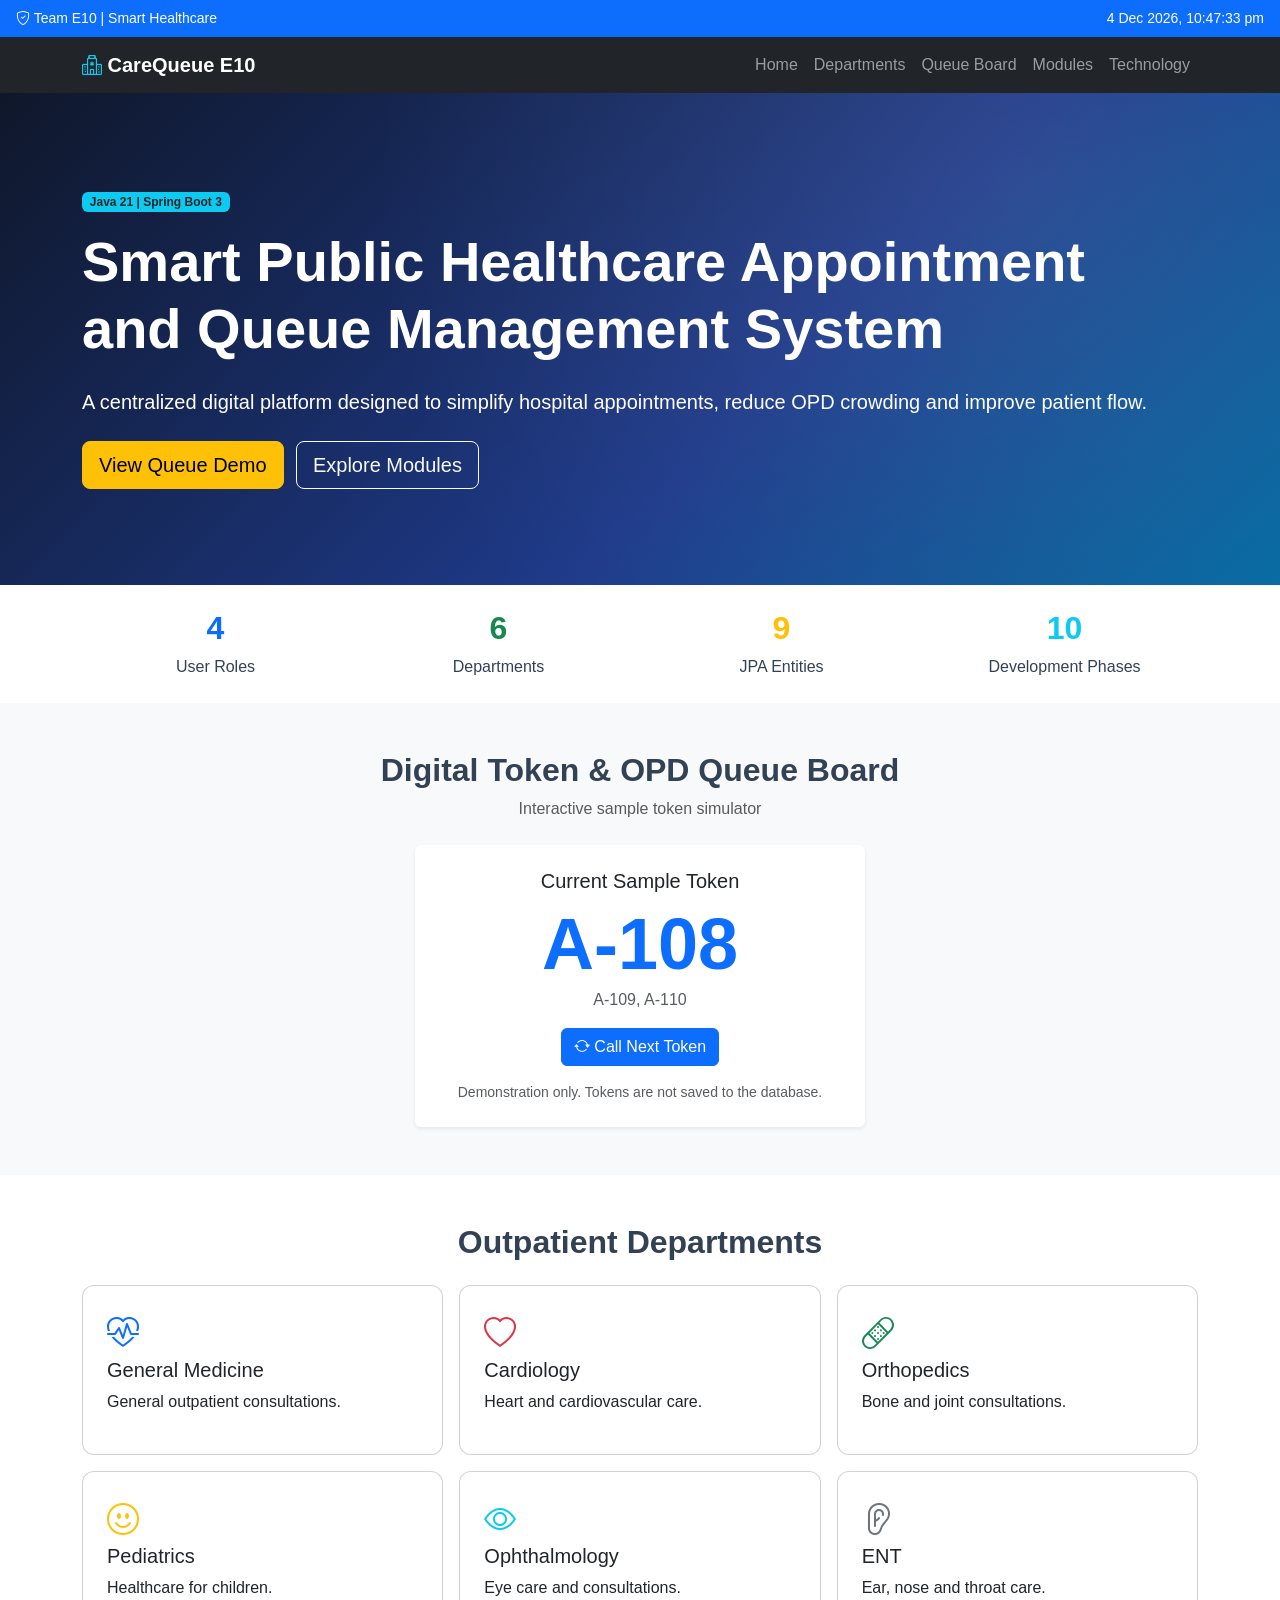
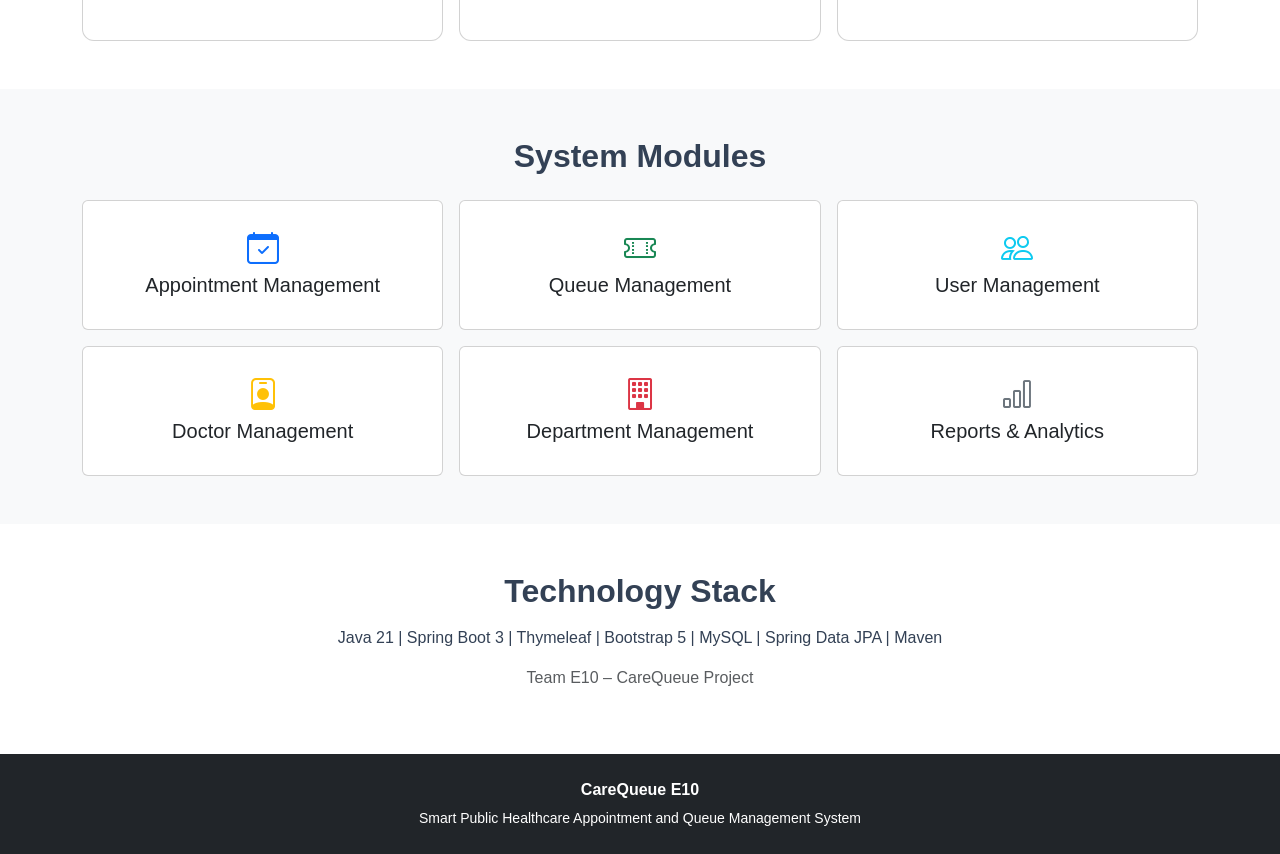
<file: netlify-landing/index.html>
<!DOCTYPE html>
<html lang="en">
<head>
  <meta charset="UTF-8">
  <meta name="viewport" content="width=device-width, initial-scale=1">
  <title>CareQueue E10 | Healthcare Portal</title>

  <link href="https://cdn.jsdelivr.net/npm/bootstrap@5.3.3/dist/css/bootstrap.min.css" rel="stylesheet">
  <link href="https://cdn.jsdelivr.net/npm/bootstrap-icons@1.11.3/font/bootstrap-icons.min.css" rel="stylesheet">
  <link rel="stylesheet" href="css/style.css">
</head>

<body class="bg-light">

  <div class="bg-primary text-white py-2 px-3 small d-flex justify-content-between">
    <span><i class="bi bi-shield-check"></i> Team E10 | Smart Healthcare</span>
    <span id="liveClock">Loading time...</span>
  </div>

  <nav class="navbar navbar-expand-lg navbar-dark bg-dark sticky-top">
    <div class="container">
      <a class="navbar-brand fw-bold" href="#home">
        <i class="bi bi-hospital text-info"></i> CareQueue E10
      </a>
      <button class="navbar-toggler" data-bs-toggle="collapse" data-bs-target="#nav">
        <span class="navbar-toggler-icon"></span>
      </button>
      <div class="collapse navbar-collapse" id="nav">
        <div class="navbar-nav ms-auto">
          <a class="nav-link" href="#home">Home</a>
          <a class="nav-link" href="#departments">Departments</a>
          <a class="nav-link" href="#queue-board">Queue Board</a>
          <a class="nav-link" href="#modules">Modules</a>
          <a class="nav-link" href="#architecture">Technology</a>
        </div>
      </div>
    </div>
  </nav>

  <header id="home" class="hero-section text-white py-5">
    <div class="container py-5">
      <span class="badge bg-info text-dark mb-3">Java 21 | Spring Boot 3</span>
      <h1 class="display-4 fw-bold">
        Smart Public Healthcare Appointment and Queue Management System
      </h1>
      <p class="lead my-4">
        A centralized digital platform designed to simplify hospital
        appointments, reduce OPD crowding and improve patient flow.
      </p>
      <a href="#queue-board" class="btn btn-warning btn-lg me-2">
        View Queue Demo
      </a>
      <a href="#modules" class="btn btn-outline-light btn-lg">
        Explore Modules
      </a>
    </div>
  </header>

  <section class="bg-white py-4">
    <div class="container">
      <div class="row text-center g-3">
        <div class="col-6 col-md-3">
          <h2 class="fw-bold text-primary">4</h2>
          User Roles
        </div>
        <div class="col-6 col-md-3">
          <h2 class="fw-bold text-success">6</h2>
          Departments
        </div>
        <div class="col-6 col-md-3">
          <h2 class="fw-bold text-warning">9</h2>
          JPA Entities
        </div>
        <div class="col-6 col-md-3">
          <h2 class="fw-bold text-info">10</h2>
          Development Phases
        </div>
      </div>
    </div>
  </section>

  <section id="queue-board" class="py-5">
    <div class="container text-center">
      <h2 class="fw-bold">Digital Token & OPD Queue Board</h2>
      <p class="text-muted">Interactive sample token simulator</p>

      <div class="card shadow-sm border-0 mx-auto mt-4" style="max-width:450px">
        <div class="card-body p-4">
          <h5>Current Sample Token</h5>
          <div class="display-2 fw-bold text-primary" id="currentTokenDisplay">
            A-108
          </div>
          <p id="nextTokenDisplay" class="text-muted">A-109, A-110</p>
          <button id="btnSimulateToken" class="btn btn-primary">
            <i class="bi bi-arrow-repeat"></i> Call Next Token
          </button>
          <p id="simAlert" class="text-success mt-3" style="display:none"></p>
          <small class="text-muted d-block mt-3">
            Demonstration only. Tokens are not saved to the database.
          </small>
        </div>
      </div>
    </div>
  </section>

  <section id="departments" class="bg-white py-5">
    <div class="container">
      <h2 class="text-center fw-bold mb-4">Outpatient Departments</h2>
      <div class="row g-3">
        <div class="col-md-4" >
          <div class="card p-4 h-100 department-card">
            <i class="bi bi-heart-pulse fs-2 text-primary"></i>
            <h5>General Medicine</h5>
            <p>General outpatient consultations.</p>
          </div>
        </div>
        <div class="col-md-4">
          <div class="card p-4 h-100 department-card">
            <i class="bi bi-heart fs-2 text-danger"></i>
            <h5>Cardiology</h5>
            <p>Heart and cardiovascular care.</p>
          </div>
        </div>
        <div class="col-md-4">
          <div class="card p-4 h-100 department-card">
            <i class="bi bi-bandaid fs-2 text-success"></i>
            <h5>Orthopedics</h5>
            <p>Bone and joint consultations.</p>
          </div>
        </div>
        <div class="col-md-4">
          <div class="card p-4 h-100 department-card">
            <i class="bi bi-emoji-smile fs-2 text-warning"></i>
            <h5>Pediatrics</h5>
            <p>Healthcare for children.</p>
          </div>
        </div>
        <div class="col-md-4">
          <div class="card p-4 h-100 department-card">
            <i class="bi bi-eye fs-2 text-info"></i>
            <h5>Ophthalmology</h5>
            <p>Eye care and consultations.</p>
          </div>
        </div>
        <div class="col-md-4">
          <div class="card p-4 h-100 department-card">
            <i class="bi bi-ear fs-2 text-secondary"></i>
            <h5>ENT</h5>
            <p>Ear, nose and throat care.</p>
          </div>
        </div>
      </div>
    </div>
  </section>

  <section id="modules" class="py-5">
    <div class="container text-center">
      <h2 class="fw-bold mb-4">System Modules</h2>
      <div class="row g-3">
        <div class="col-md-4"><div class="card p-4 h-100"><i class="bi bi-calendar-check fs-2 text-primary"></i><h5>Appointment Management</h5></div></div>
        <div class="col-md-4"><div class="card p-4 h-100"><i class="bi bi-ticket-perforated fs-2 text-success"></i><h5>Queue Management</h5></div></div>
        <div class="col-md-4"><div class="card p-4 h-100"><i class="bi bi-people fs-2 text-info"></i><h5>User Management</h5></div></div>
        <div class="col-md-4"><div class="card p-4 h-100"><i class="bi bi-person-badge fs-2 text-warning"></i><h5>Doctor Management</h5></div></div>
        <div class="col-md-4"><div class="card p-4 h-100"><i class="bi bi-building fs-2 text-danger"></i><h5>Department Management</h5></div></div>
        <div class="col-md-4"><div class="card p-4 h-100"><i class="bi bi-bar-chart fs-2 text-secondary"></i><h5>Reports & Analytics</h5></div></div>
      </div>
    </div>
  </section>

  <section id="architecture" class="bg-white py-5">
    <div class="container text-center">
      <h2 class="fw-bold">Technology Stack</h2>
      <p class="mt-3">
        Java 21 | Spring Boot 3 | Thymeleaf | Bootstrap 5 |
        MySQL | Spring Data JPA | Maven
      </p>
      <p class="text-muted">Team E10 – CareQueue Project</p>
    </div>
  </section>

  <footer class="bg-dark text-white text-center py-4">
    <p class="mb-1 fw-bold">CareQueue E10</p>
    <small>Smart Public Healthcare Appointment and Queue Management System</small>
  </footer>

  <script src="https://cdn.jsdelivr.net/npm/bootstrap@5.3.3/dist/js/bootstrap.bundle.min.js"></script>
  <script src="js/app.js"></script>
</body>
</html>
</file>
<file: netlify-landing/css/style.css>
:root {
    --primary-color: #0d6efd;
    --primary-dark: #0a58ca;
    --secondary-color: #198754;
    --accent-teal: #0dcaf0;
    --healthcare-navy: #0f172a;
    --healthcare-blue: #1e3a8a;
    --card-hover-y: -4px;
}

body {
    font-family: -apple-system, BlinkMacSystemFont, "Segoe UI",
        Roboto, Arial, sans-serif;
    color: #334155;
    background-color: #f8fafc;
}

.hero-section {
    background: linear-gradient(
        135deg, #0f172a 0%, #1e3a8a 60%, #0369a1 100%
    );
    position: relative;
    overflow: hidden;
}

.hero-section::after {
    content: '';
    position: absolute;
    inset: 0;
    background: radial-gradient(
        circle at 80% 20%,
        rgba(255,255,255,0.08) 0%, transparent 60%
    );
    pointer-events: none;
}

.department-card,
.module-card,
.queue-card {
    transition: transform 0.25s ease, box-shadow 0.25s ease;
    border-radius: 12px;
}

.department-card:hover,
.module-card:hover,
.queue-card:hover {
    transform: translateY(var(--card-hover-y));
    box-shadow: 0 10px 25px rgba(0,0,0,0.08) !important;
}

.animate-pulse {
    animation: pulseGlow 2s infinite;
}

@keyframes pulseGlow {
    0%, 100% {
        box-shadow: 0 0 0 0 rgba(13,110,253,0.6);
    }
    70% {
        box-shadow: 0 0 0 8px rgba(13,110,253,0);
    }
}

.timeline {
    position: relative;
    padding-left: 10px;
}

.timeline-item {
    padding: 8px 12px;
    border-left: 3px solid #cbd5e1;
    margin-left: 8px;
    font-size: 0.92rem;
    transition: all 0.2s ease;
}

.timeline-item.active {
    border-left-color: #198754;
    background-color: #f0fdf4;
    border-radius: 0 8px 8px 0;
}

.icon-box {
    display: inline-flex;
    align-items: center;
    justify-content: center;
    width: 52px;
    height: 52px;
}

.hover-white:hover {
    color: #fff !important;
    text-decoration: underline !important;
}

.brand-icon {
    display: inline-flex;
    align-items: center;
    justify-content: center;
    width: 38px;
    height: 38px;
    background: rgba(13,110,253,0.2);
    border-radius: 8px;
}
</file>
